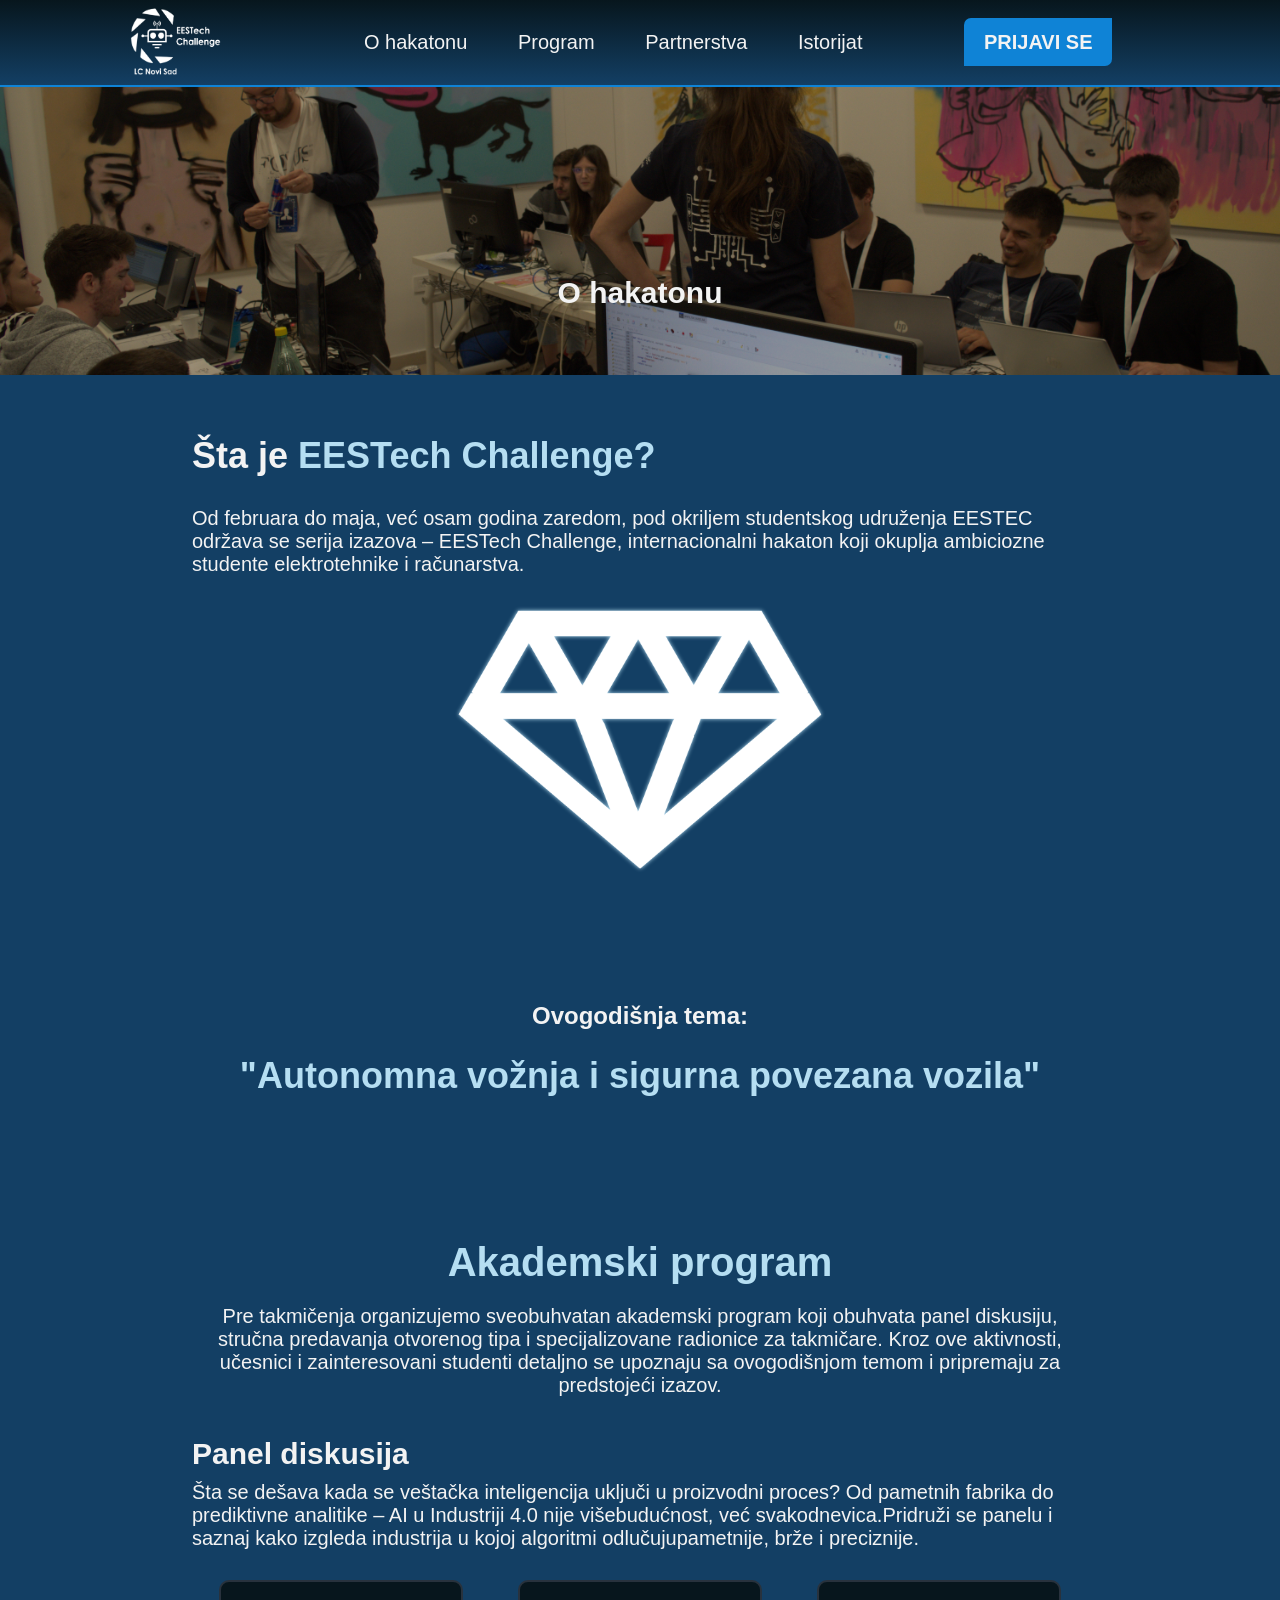
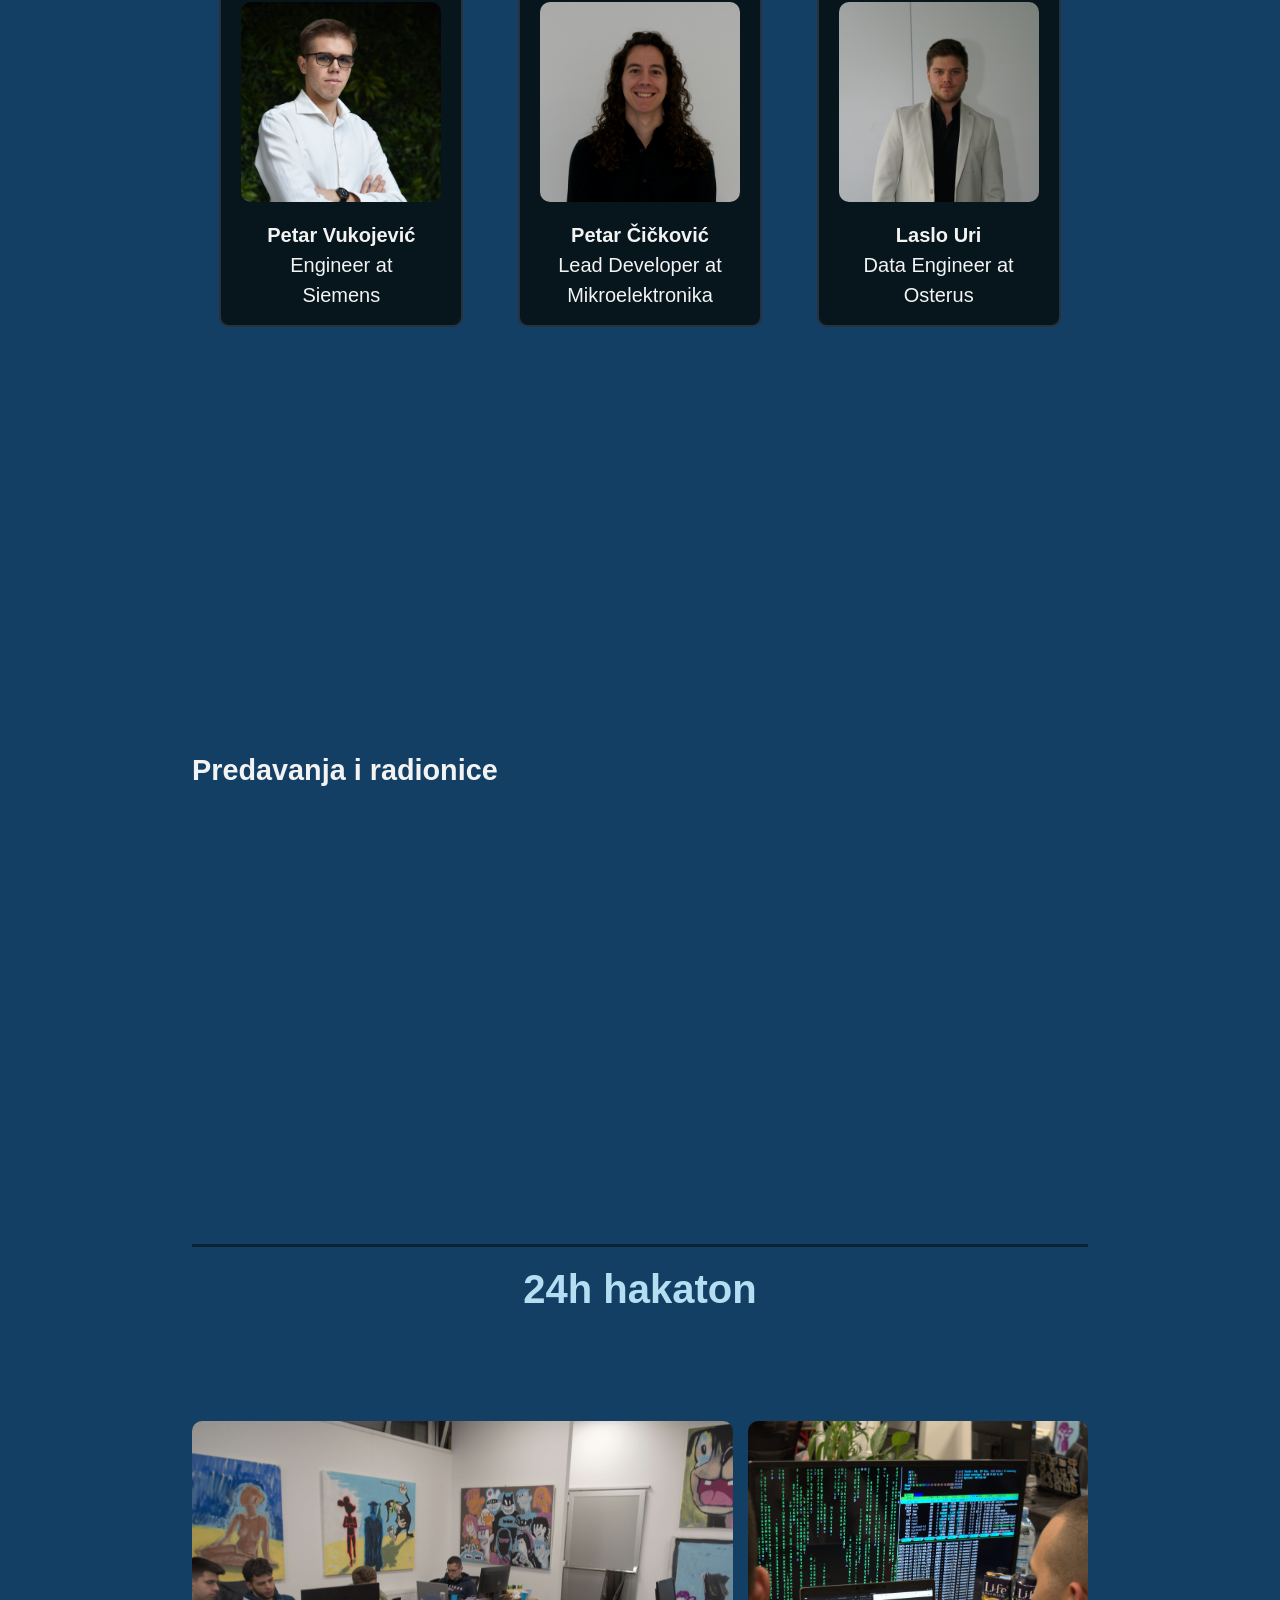
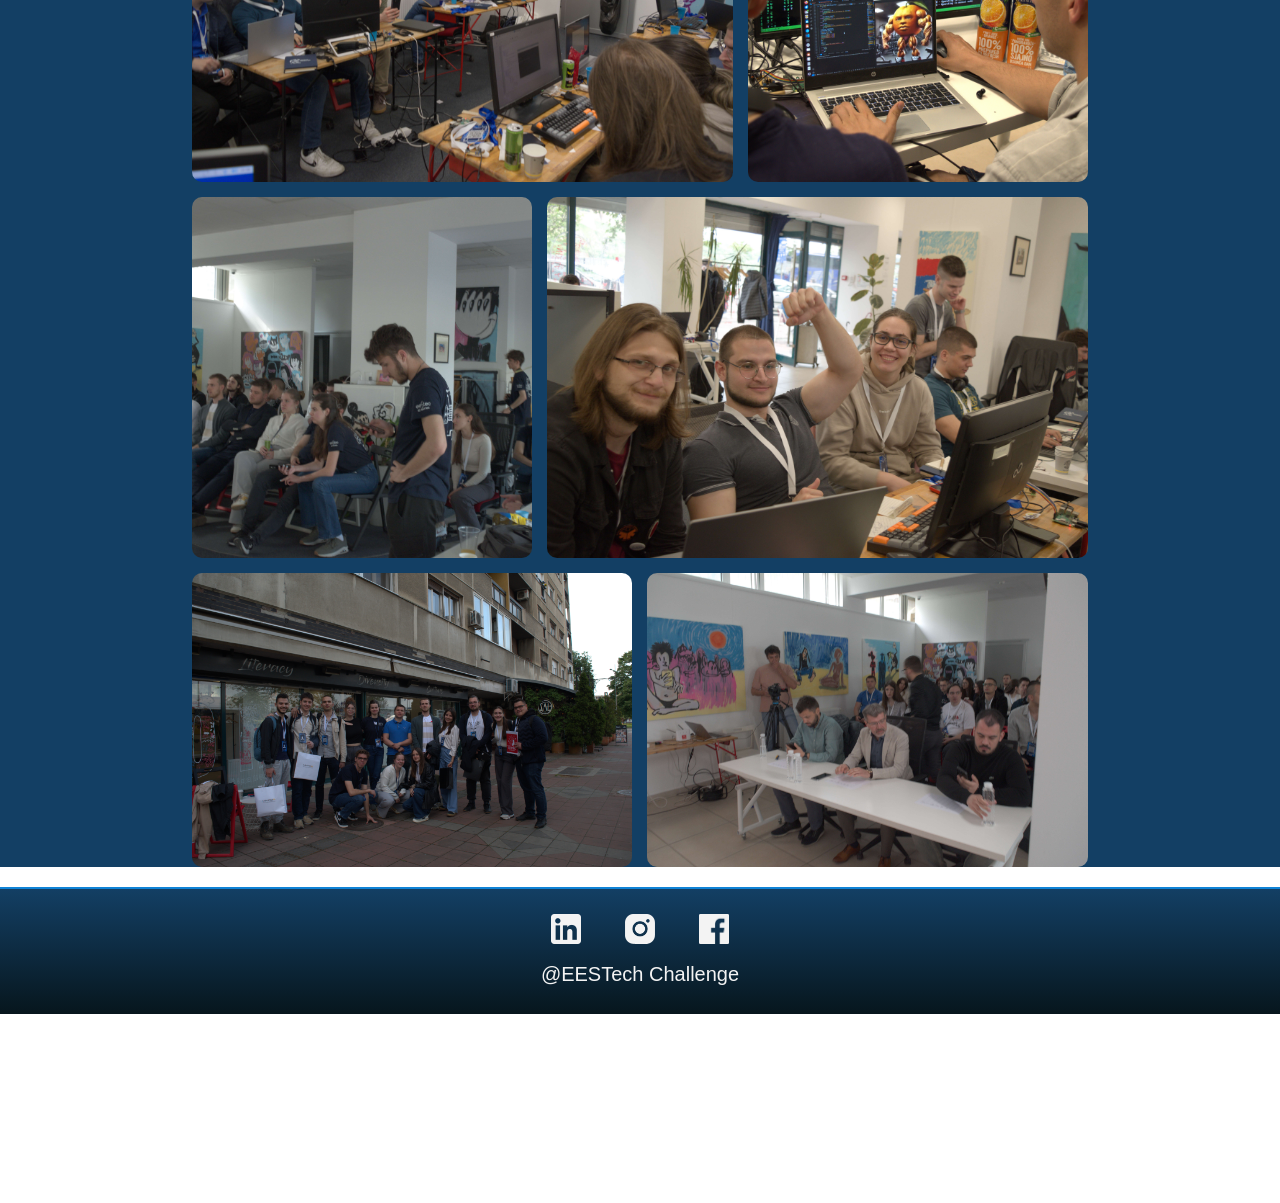
<file: hakaton.html>
<!DOCTYPE html>
<html lang="sr">
    <head>
        <meta charset="utf-8">
        <title>EESTech Challenge</title>
        <link rel="stylesheet" href="stil.css">
        <link rel="icon" href="icons/EC_logo_blue.png">
        <meta name="viewport" content="width=device-width, initial-scale=1">
    </head>
    <body>
        <a href="#header" id="progress">
            <span id="progress_vrednost">&#x1F815;</span>
        </a>
        
        <header id="header">
            <a href="index.html">
                <img src="icons/EC_logo_1.png" alt="EC_logo" id="EC-logo">
            </a>

            <div class="meni">
                <div>
                    <p></p>
                </div>
                <nav>
                    <a href="hakaton.html">O hakatonu</a>
                    <a href="program.html">Program</a>
                    <a href="partnerstva.html">Partnerstva</a>
                    <a href="istorijat.html">Istorijat</a>
                </nav>
                <div class="prijavi_se">
                    <a href="prijava.html" class="prijavi_se">Prijavi se</a>
                </div>
            </div>

            <button class="hamburger_meni">&#9776;</button>

            <div class="pod_meni">
                <a href="hakaton.html" class="pod_meni_opcija">O hakatonu</a>
                <a href="program.html" class="pod_meni_opcija">Program</a>
                <a href="partnerstva.html" class="pod_meni_opcija">Partnerstva</a>
                <a href="istorijat.html" class="pod_meni_opcija">Istorijat</a>
                <a href="prijava.html" id="pod_prijava" class="pod_meni_opcija">PRIJAVI SE</a>
            </div>
        </header>

        
        <main>
            <div id="banner_hakaton">
                <h2>O hakatonu</h2>
            </div>

            <div  class="hakaton_tekst">
                <h3>Šta je <span>EESTech Challenge?</span></h3>
                <p>
                    Od februara do maja, već osam godina zaredom, pod okriljem studentskog udruženja EESTEC održava se serija izazova – EESTech Challenge, internacionalni hakaton koji okuplja ambiciozne studente elektrotehnike i računarstva.
                </p>
                <img src="icons/EC_dijamant.png" alt="ec_dijamant" class="skriven">
            </div>

            <div class="ovogodisnja_tema">
                <h2>Ovogodišnja tema: <br><span>"Autonomna vožnja i sigurna povezana vozila"</span></h2>
            </div>

            <div class="akademski_najava">
                <h1>Akademski program</h1>
                <p>
                    Pre takmičenja organizujemo sveobuhvatan akademski program koji obuhvata panel diskusiju, stručna predavanja otvorenog tipa i specijalizovane radionice za takmičare. Kroz ove aktivnosti, učesnici i zainteresovani studenti detaljno se upoznaju sa ovogodišnjom temom i pripremaju za predstojeći izazov.
                </p>
            </div>

            <div class="panel skriven">
                <h2>Panel diskusija</h2>
                <p>
                    Šta se dešava kada se veštačka inteligencija uključi u proizvodni proces? Od pametnih fabrika do prediktivne analitike – AI u Industriji 4.0 nije višebudućnost, već svakodnevica.Pridruži se panelu i saznaj kako izgleda industrija u kojoj algoritmi odlučujupametnije, brže i preciznije.
                </p>
                <div id="panelisti" class="panelisti">
                    <article class="skriven">
                        <img src="images/panelista_1.JPG" alt="panelista1">
                        <p><span>Petar Vukojević</span> <br>Engineer at <br>Siemens</p>
                    </article>
                    <article class="skriven">
                        <img src="images/panelista_2.jpeg" alt="panelista2">
                        <p><span>Petar Čičković</span> <br>Lead Developer at <br>Mikroelektronika</p>
                    </article>
                    <article class="skriven">
                        <img src="images/panelista_3.jpeg" alt="panelista3">
                        <p><span>Laslo Uri</span> <br>Data Engineer at <br>Osterus</p>
                    </article>
                    <article class="skriven">
                        <img src="images/predavac_slika1.png" alt="panelista4">
                        <p><span>Mihailo Vojinović</span> <br>Software Engineer at <br>VegaIT</p>
                    </article>
                </div>
            </div>

            <div class="predavanja">
                <h2>Predavanja i radionice</h2>
                <p class="skriven">
                    Tokom takmičenja, obezbeđena je stručna podrška mentora koji će nekoliko sati biti na raspolaganju takmičarima za konsultacije. Po završetku takmičarskog dela, stručni žiri evaluiraće prezentovane projekte i odabrati pobednički tim.
                </p>
                <div class="predavanje_slika skriven">
                    <img src="images/predavanje_slika1.jpg" alt="predavanje_slika1">
                    <p>Pripremna radionica</p>
                </div>
                <div class="predavanje_slika skriven">
                    <img src="images/predavanje_slika2.jpg" alt="predavanje_slika1">
                    <p>Radionica mikroelektronike</p>
                </div>
            </div>

            <div class="hakaton_objasnjenje">
                <h1>24h hakaton</h1>
                <p class="skriven">
                    EESTech Challenge nije samo takmičenje – to je prilika za usavršavanje ličnih i profesionalnih veština, rad na realnim problemima van učionice, stvaranje novih prijateljstva i profesionalnih poznanstva, jer će takmičenje okupiti i iskusne inženjere iz industrije u ulozi mentora.
                </p>
            </div>

            <div class="hakaton_slike">
                <img src="images/hakaton_slika1.jpg" alt="hakaton1" class="hakaton_dvetrecine">
                <img src="images/hakaton_slika2.jpg" alt="hakaton2">
                <img src="images/hakaton_slika3.jpg" alt="hakaton3">
                <img src="images/hakaton_slika4.jpg" alt="hakaton4" class="hakaton_dvetrecine">
                <img src="images/hakaton_slika5.jpg" alt="hakaton5" class="hakaton_pola">
                <img src="images/hakaton_slika6.jpg" alt="hakaton6" class="hakaton_pola">
            </div>

            <div id="banner_trst">
                <div class="trst_tekst skriven">
                    <h2>Pobednici lokalne runde se plasiraju na evropsko finale</h2>
                    <p>
                        Hakaton je podeljen na dve runde: lokalnu i finalnu. Od februara do maja održavaju se lokalne runde širom Evrope, uključujući i ovu u Novom Sadu. Ako MOŽDA mislite da niste spremni za ovakav izazov, setite se da uvek postoji ono MEĐUTIM koje otvara vrata novih mogućnosti.
                    </p>
                </div>
                <!-- <img src="images/trst_slika1.png" alt="slika_trst" class="skriven"> -->
            </div>
        </main>
        
        
        <footer>
            <a href="https://www.linkedin.com/company/eestech-challenge-novi-sad/posts/?feedView=all" target="_blank"><img src="icons/linkedin_logo.png" alt="linkedin logo" class="footer_logo"></a>
            <a href="https://www.instagram.com/eestech.challenge.ns?utm_source=ig_web_button_share_sheet&igsh=ZDNlZDc0MzIxNw==" target="_blank"><img src="icons/instagram_logo.png" alt="instagram logo" class="footer_logo"></a>
            <a href="https://www.facebook.com/EESTechChallengeNoviSad" target="_blank"><img src="icons/facebook_logo.png" alt="facebook logo" class="footer_logo"></a>
            <p>@EESTech Challenge</p>
        </footer>

        <script src="script.js" defer></script>
    </body>
</html>
</file>
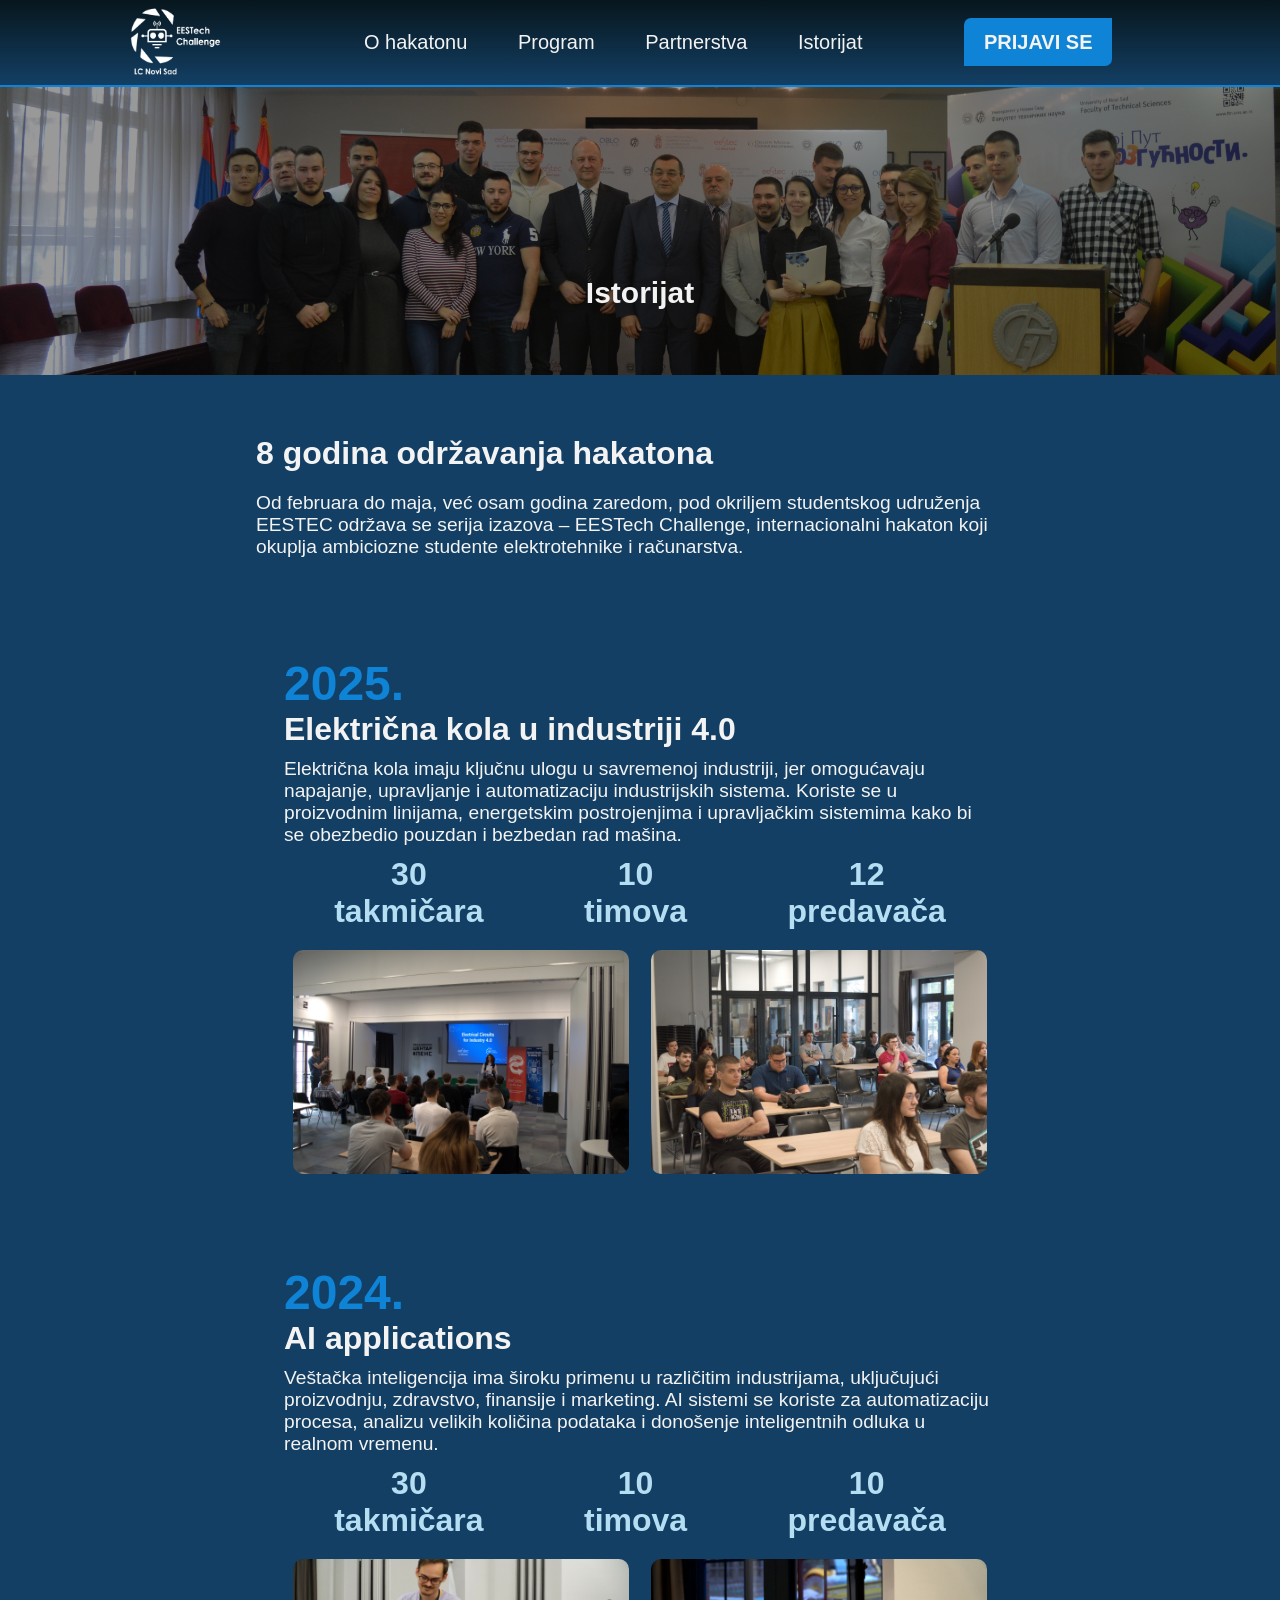
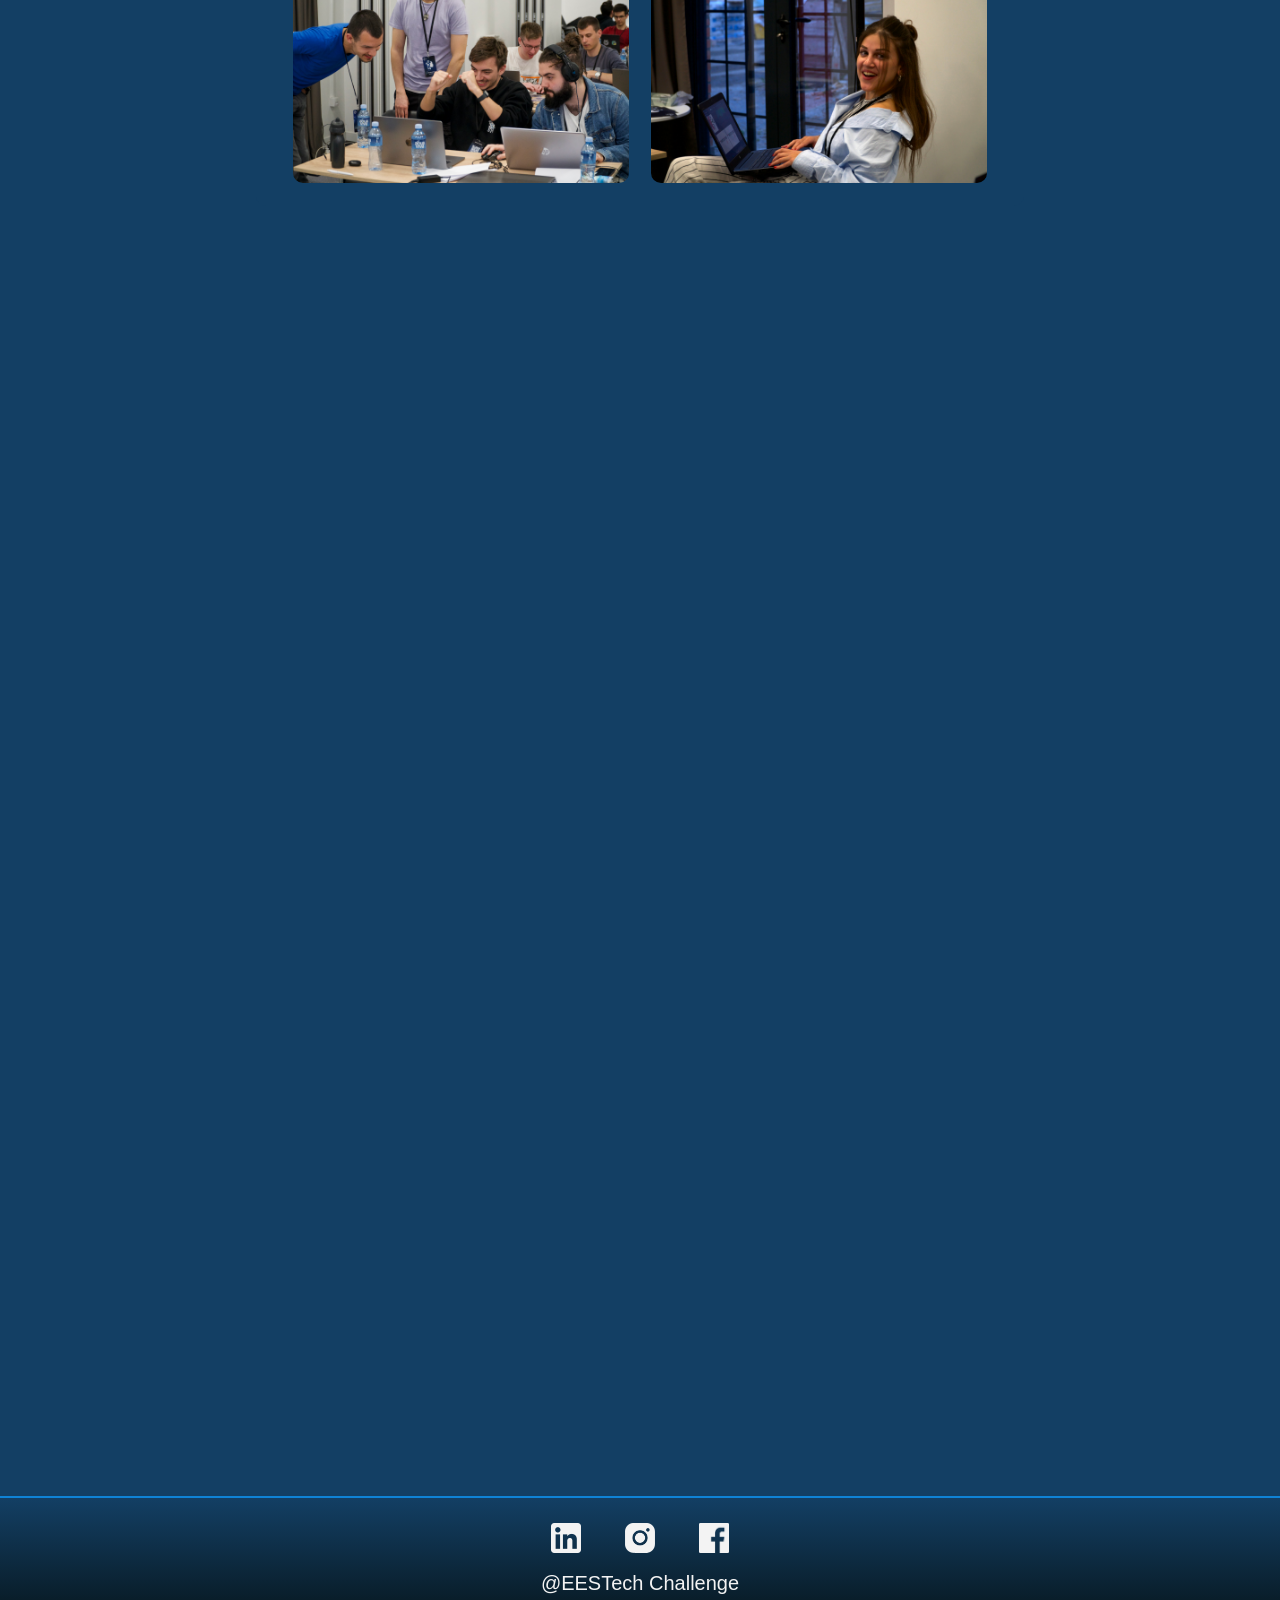
<file: istorijat.html>
<!DOCTYPE html>
<html lang="sr">
    <head>
        <meta charset="utf-8">
        <title>EESTech Challenge</title>
        <link rel="stylesheet" href="stil.css">
        <link rel="icon" href="icons/EC_logo_blue.png">
        <meta name="viewport" content="width=device-width, initial-scale=1">
    </head>
    <body>
        <a href="#header" id="progress">
            <span id="progress_vrednost">&#x1F815;</span>
        </a>
        
        <header id="header">
            <a href="index.html">
                <img src="icons/EC_logo_1.png" alt="EC_logo" id="EC-logo">
            </a>

            <div class="meni">
                <div>
                    <p></p>
                </div>
                <nav>
                    <a href="hakaton.html">O hakatonu</a>
                    <a href="program.html">Program</a>
                    <a href="partnerstva.html">Partnerstva</a>
                    <a href="istorijat.html">Istorijat</a>
                </nav>
                <div class="prijavi_se">
                    <a href="prijava.html" class="prijavi_se">Prijavi se</a>
                </div>
            </div>

            <button class="hamburger_meni">&#9776;</button>

            <div class="pod_meni">
                <a href="hakaton.html" class="pod_meni_opcija">O hakatonu</a>
                <a href="program.html" class="pod_meni_opcija">Program</a>
                <a href="partnerstva.html" class="pod_meni_opcija">Partnerstva</a>
                <a href="istorijat.html" class="pod_meni_opcija">Istorijat</a>
                <a href="prijava.html" id="pod_prijava" class="pod_meni_opcija">PRIJAVI SE</a>
            </div>
        </header>

        <main>
            <div id="banner_istorijat">
                <h2>Istorijat</h2>
            </div>

            <div class="istorijat_uvod">
                <h3>8 godina održavanja hakatona</h3>
                <p>
                    Od februara do maja, već osam godina zaredom, pod okriljem studentskog udruženja EESTEC održava se serija izazova – EESTech Challenge, internacionalni hakaton koji okuplja ambiciozne studente elektrotehnike i računarstva.
                </p>
            </div>

            <article class="istorijat_kartica skriven">
                <h2>2025.</h2>
                <h3>Električna kola u industriji 4.0</h3>
                <p>
                    Električna kola imaju ključnu ulogu u savremenoj industriji, jer omogućavaju napajanje, upravljanje i automatizaciju industrijskih sistema. Koriste se u proizvodnim linijama, energetskim postrojenjima i upravljačkim sistemima kako bi se obezbedio pouzdan i bezbedan rad mašina.
                </p>
                <div class="istorijat_brojke">
                    <p class="istorijat_brojke">30 <br>takmičara</p>
                    <p class="istorijat_brojke">10 <br> timova</p>
                    <p class="istorijat_brojke">12 <br> predavača</p>
                </div>
                <div class="istorijat_slike">
                    <img src="images/istorija_slika1.jpg" alt="istorijat_slika1">
                    <img src="images/istorija_slika2.jpg" alt="istorijat_slika2">
                </div>
            </article>

            <article class="istorijat_kartica skriven">
                <h2>2024.</h2>
                <h3>AI applications</h3>
                <p>
                    Veštačka inteligencija ima široku primenu u različitim industrijama, uključujući proizvodnju, zdravstvo, finansije i marketing. AI sistemi se koriste za automatizaciju procesa, analizu velikih količina podataka i donošenje inteligentnih odluka u realnom vremenu.
                </p>
                <div class="istorijat_brojke">
                    <p class="istorijat_brojke">30 <br>takmičara</p>
                    <p class="istorijat_brojke">10 <br> timova</p>
                    <p class="istorijat_brojke">10 <br> predavača</p>
                </div>
                <div class="istorijat_slike">
                    <img src="images/istorija_slika3.jpeg" alt="istorijat_slika1">
                    <img src="images/istorija_slika4.jpeg" alt="istorijat_slika2">
                </div>
            </article>

            <article class="istorijat_kartica skriven">
                <h2>2022.</h2>
                <h3>Machine learning</h3>
                <p>
                    Machine learning je oblast veštačke inteligencije koja omogućava sistemima da uče iz podataka i unapređuju svoje performanse bez eksplicitnog programiranja. Algoritmi mašinskog učenja koriste se za prepoznavanje obrazaca, predikciju i klasifikaciju u različitim domenima, kao što su obrada slika, obrada prirodnog jezika i analiza podataka.
                </p>
                <div class="istorijat_brojke">
                    <p class="istorijat_brojke">30 <br>takmičara</p>
                    <p class="istorijat_brojke">10 <br> timova</p>
                    <p class="istorijat_brojke">8 <br> predavača</p>
                </div>
                <div class="istorijat_slike">
                    <img src="images/istorija_slika5.jpeg" alt="istorijat_slika1">
                    <img src="images/istorija_slika6.jpeg" alt="istorijat_slika2">
                </div>
            </article>

            <article class="istorijat_kartica skriven">
                <h2>2019.</h2>
                <h3>Internet of things</h3>
                <p>
                    Internet of Things predstavlja mrežu povezanih uređaja koji prikupljaju i razmenjuju podatke putem interneta. IoT se primenjuje u pametnim gradovima, industriji, poljoprivredi i domaćinstvima, gde omogućava daljinsko praćenje, automatizaciju i optimizaciju sistema.
                </p>
                <div class="istorijat_brojke">
                    <p class="istorijat_brojke">30 <br>takmičara</p>
                    <p class="istorijat_brojke">10 <br> timova</p>
                    <p class="istorijat_brojke">7 <br> predavača</p>
                </div>
                <div class="istorijat_slike">
                    <img src="images/istorija_slika7.jpeg" alt="istorijat_slika1">
                    <img src="images/istorija_slika8.jpg" alt="istorijat_slika2">
                </div>
            </article>

            <h4 id="prazan_elem"></h4>
        </main>

        <footer>
            <a href="https://www.linkedin.com/company/eestech-challenge-novi-sad/posts/?feedView=all" target="_blank"><img src="icons/linkedin_logo.png" alt="linkedin logo" class="footer_logo"></a>
            <a href="https://www.instagram.com/eestech.challenge.ns?utm_source=ig_web_button_share_sheet&igsh=ZDNlZDc0MzIxNw==" target="_blank"><img src="icons/instagram_logo.png" alt="instagram logo" class="footer_logo"></a>
            <a href="https://www.facebook.com/EESTechChallengeNoviSad" target="_blank"><img src="icons/facebook_logo.png" alt="facebook logo" class="footer_logo"></a>
            <p>@EESTech Challenge</p>
        </footer>

        <script src="script.js" defer></script>
    </body>
</html>
</file>
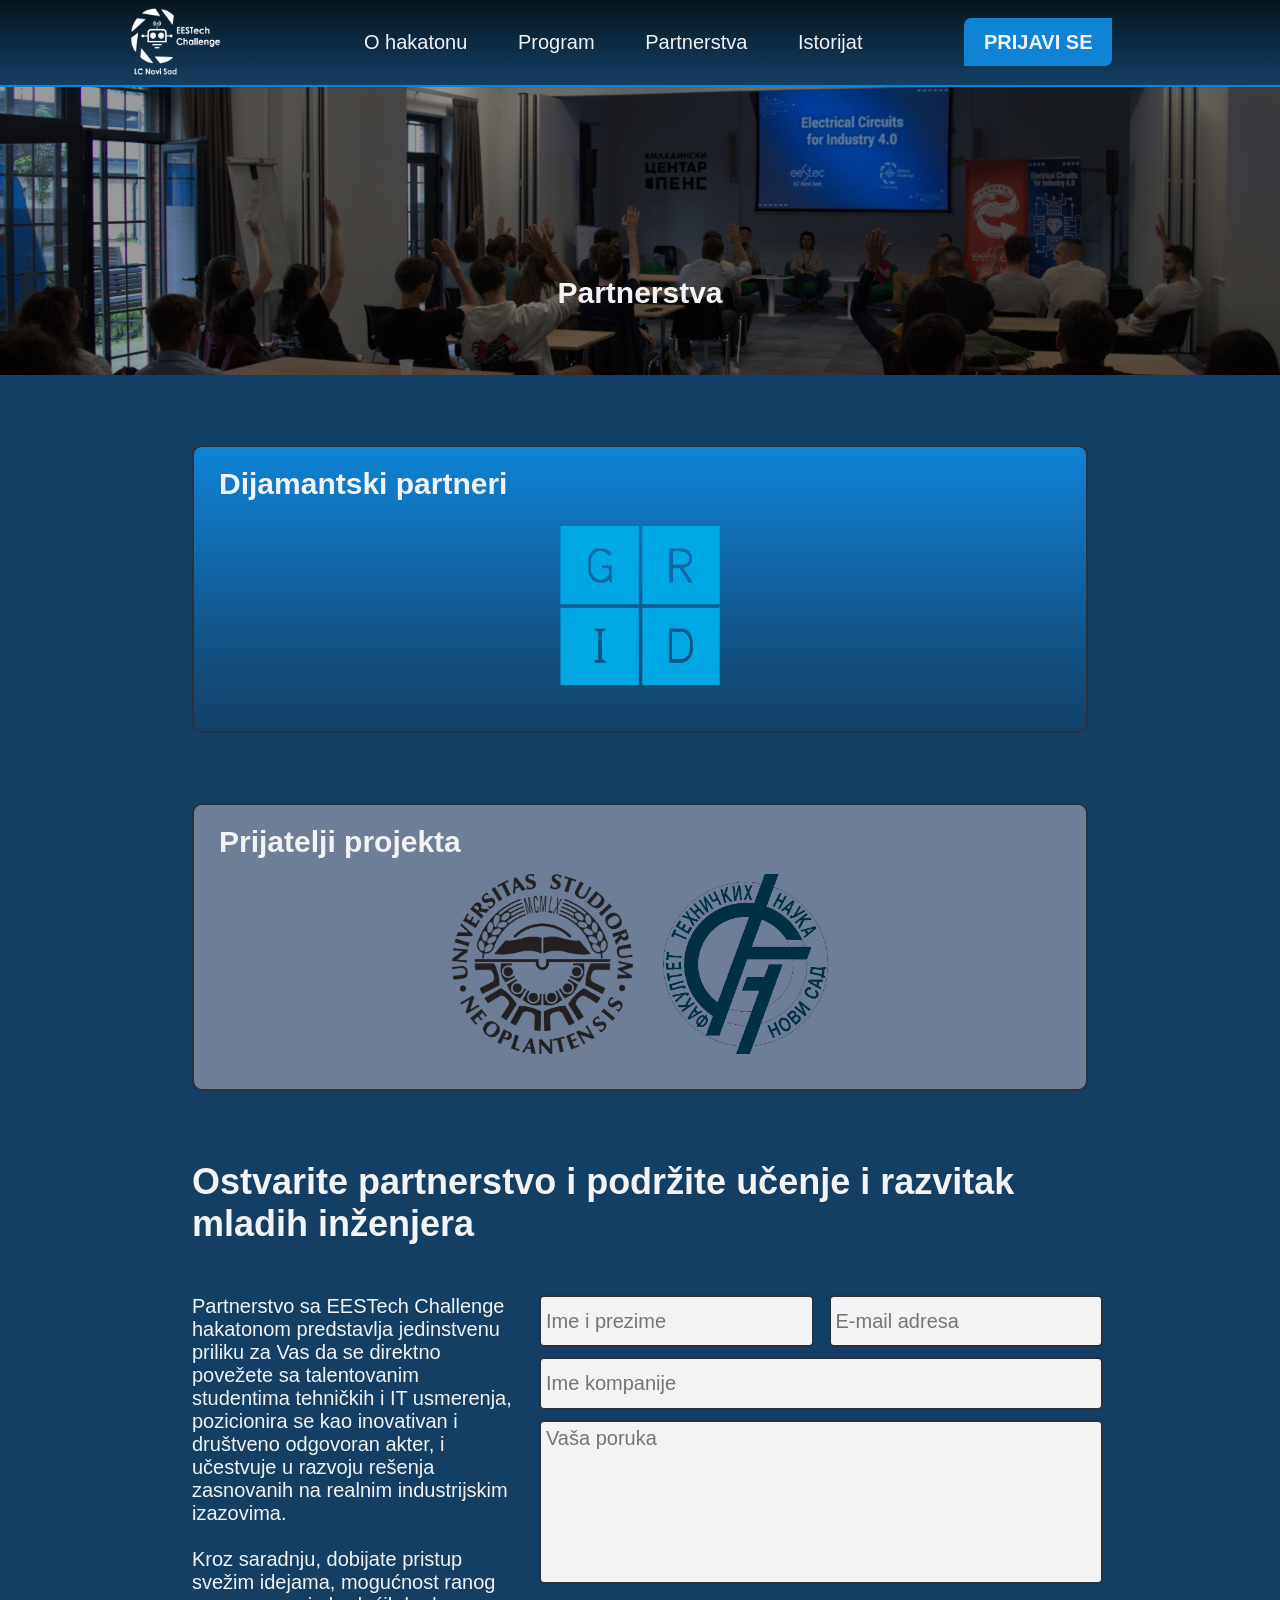
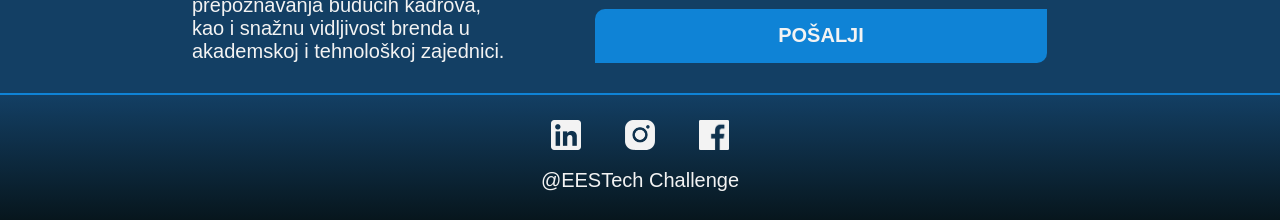
<file: partnerstva.html>
<!DOCTYPE html>
<html lang="sr">
    <head>
        <meta charset="utf-8">
        <title>EESTech Challenge</title>
        <link rel="stylesheet" href="stil.css">
        <link rel="icon" href="icons/EC_logo_blue.png">
        <meta name="viewport" content="width=device-width, initial-scale=1">
    </head>
    <body>
        <a href="#header" id="progress">
            <span id="progress_vrednost">&#x1F815;</span>
        </a>
        
        <header id="header">
            <a href="index.html">
                <img src="icons/EC_logo_1.png" alt="EC_logo" id="EC-logo">
            </a>

            <div class="meni">
                <div>
                    <p></p>
                </div>
                <nav>
                    <a href="hakaton.html">O hakatonu</a>
                    <a href="program.html">Program</a>
                    <a href="partnerstva.html">Partnerstva</a>
                    <a href="istorijat.html">Istorijat</a>
                </nav>
                <div class="prijavi_se">
                    <a href="prijava.html" class="prijavi_se">Prijavi se</a>
                </div>
            </div>

            <button class="hamburger_meni">&#9776;</button>

            <div class="pod_meni">
                <a href="hakaton.html" class="pod_meni_opcija">O hakatonu</a>
                <a href="program.html" class="pod_meni_opcija">Program</a>
                <a href="partnerstva.html" class="pod_meni_opcija">Partnerstva</a>
                <a href="istorijat.html" class="pod_meni_opcija">Istorijat</a>
                <a href="prijava.html" id="pod_prijava" class="pod_meni_opcija">PRIJAVI SE</a>
            </div>
        </header>

        
        <main>
            <div id="banner_partnerstva">
                <h2>Partnerstva</h2>
            </div>

            <article>
                <div class="partner_kartica dijamant skriven">
                    <h2 >Dijamantski partneri</h2>
                    <div class="partner_logoi">
                        <img src="icons/grid_logo.png" alt="grid_logo" class="logo logo1">
                    </div>
                </div>
            </article>
            <article>
                <div class="partner_kartica prijatelj skriven">
                    <h2 >Prijatelji projekta</h2>
                    <div class="partner_logoi">
                        <img src="icons/uns_logo.png" alt="grid_logo" class="logo logo2">
                        <img src="icons/ftn_logo.png" alt="grid_logo" class="logo logo2">
                    </div>
                </div>
            </article>

            <h3 id="partner_poziv">Ostvarite partnerstvo i podržite učenje i razvitak mladih inženjera</h3>

            <div class="partner_forma skriven">
                <p>
                    Partnerstvo sa EESTech Challenge hakatonom predstavlja jedinstvenu priliku za Vas da se direktno povežete sa talentovanim studentima tehničkih i IT usmerenja, pozicionira se kao inovativan i društveno odgovoran akter, i učestvuje u razvoju rešenja zasnovanih na realnim industrijskim izazovima. <br> <br>Kroz saradnju, dobijate pristup svežim idejama, mogućnost ranog prepoznavanja budućih kadrova, kao i snažnu vidljivost brenda u akademskoj i tehnološkoj zajednici.
                </p>

                <form class="forma_kompanija" action="#">
                    <input type="text" placeholder="Ime i prezime" id="ime_firma">
                    <input type="email" placeholder="E-mail adresa" id="email_firma">
                    <input type="text" placeholder="Ime kompanije" id="naziv_kompanije">
                    <textarea name="Poruka" id="poruka" placeholder="Vaša poruka"></textarea>
                    <input type="button" name="Potvda" id="potvrda" value="POŠALJI">
                </form>
            </div>

            <div id="modal" class="modali">
                <div class="modal_sadrzaj">
                    <span class="zatvori">&times;</span>
                    <p>Hvala na Vašoj poruci!</p>
                </div>
            </div>
        </main>

        
        <footer>
            <a href="https://www.linkedin.com/company/eestech-challenge-novi-sad/posts/?feedView=all" target="_blank"><img src="icons/linkedin_logo.png" alt="linkedin logo" class="footer_logo"></a>
            <a href="https://www.instagram.com/eestech.challenge.ns?utm_source=ig_web_button_share_sheet&igsh=ZDNlZDc0MzIxNw==" target="_blank"><img src="icons/instagram_logo.png" alt="instagram logo" class="footer_logo"></a>
            <a href="https://www.facebook.com/EESTechChallengeNoviSad" target="_blank"><img src="icons/facebook_logo.png" alt="facebook logo" class="footer_logo"></a>
            <p>@EESTech Challenge</p>
        </footer>
        
        <script src="script.js"></script>
    </body>
</html>
</file>
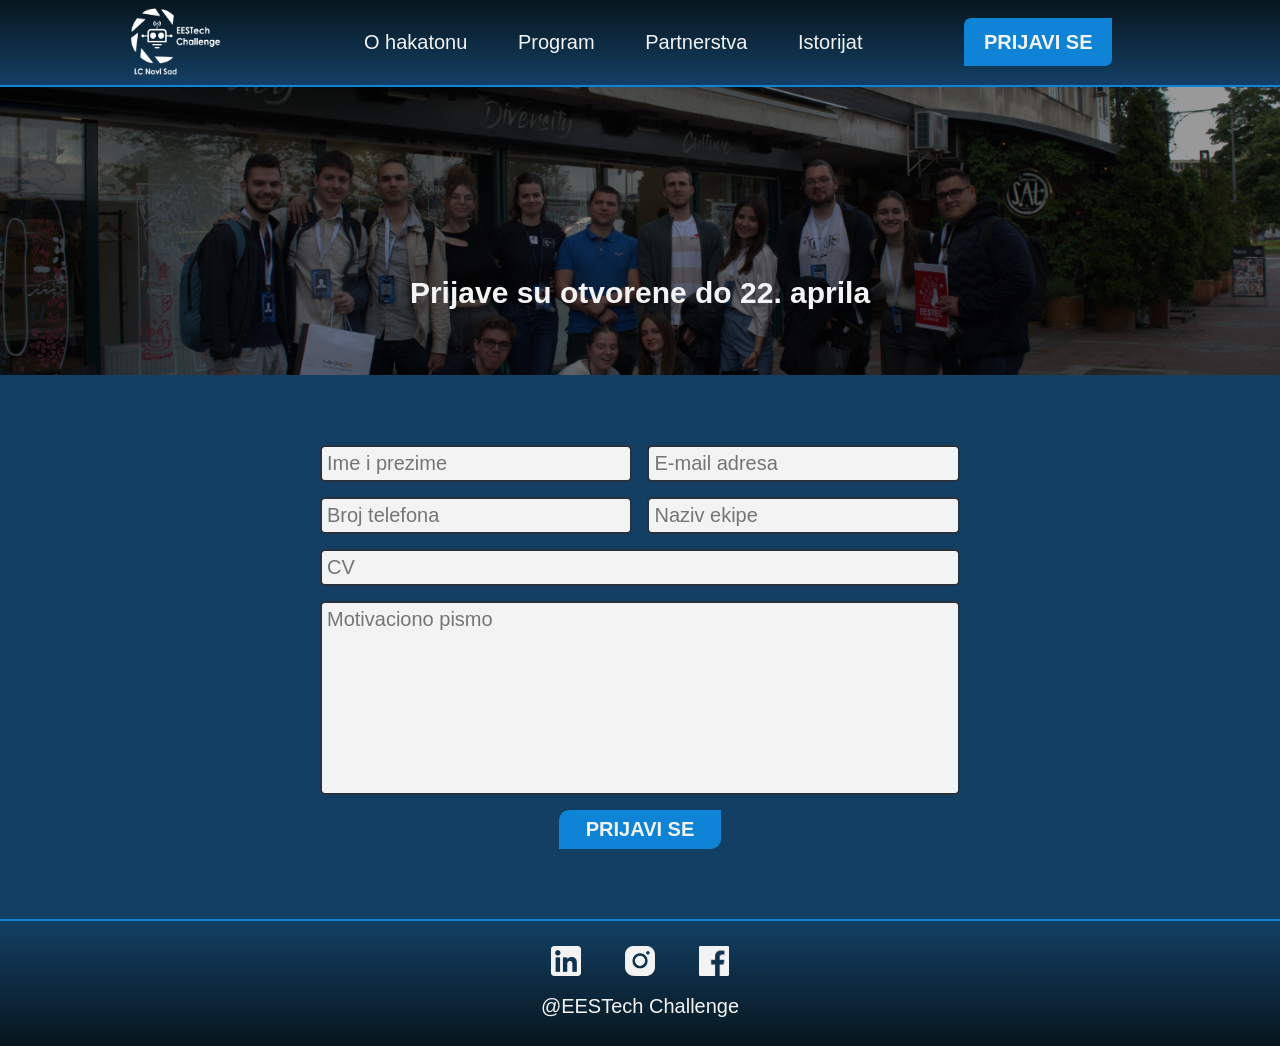
<file: prijava.html>
<!DOCTYPE html>
<html lang="sr">
    <head>
        <meta charset="utf-8">
        <title>EESTech Challenge</title>
        <link rel="stylesheet" href="stil.css">
        <link rel="icon" href="icons/EC_logo_blue.png">
        <meta name="viewport" content="width=device-width, initial-scale=1">
    </head>
    <body>
        <a href="#header" id="progress">
            <span id="progress_vrednost">&#x1F815;</span>
        </a>

        <header id="header">
            <a href="index.html">
                <img src="icons/EC_logo_1.png" alt="EC_logo" id="EC-logo">
            </a>

            <div class="meni">
                <div>
                    <p></p>
                </div>
                <nav>
                    <a href="hakaton.html">O hakatonu</a>
                    <a href="program.html">Program</a>
                    <a href="partnerstva.html">Partnerstva</a>
                    <a href="istorijat.html">Istorijat</a>
                </nav>
                <div class="prijavi_se">
                    <a href="prijava.html" class="prijavi_se">Prijavi se</a>
                </div>
            </div>

            <button class="hamburger_meni">&#9776;</button>

            <div class="pod_meni">
                <a href="hakaton.html" class="pod_meni_opcija">O hakatonu</a>
                <a href="program.html" class="pod_meni_opcija">Program</a>
                <a href="partnerstva.html" class="pod_meni_opcija">Partnerstva</a>
                <a href="istorijat.html" class="pod_meni_opcija">Istorijat</a>
                <a href="prijava.html" id="pod_prijava" class="pod_meni_opcija">PRIJAVI SE</a>
            </div>
        </header>

        <main>
            <div id="banner_prijava">
                <h2>Prijave su otvorene do 22. aprila</h2>
            </div>

            <form class="forma_prijava skriven" action="#">
                <input type="text" placeholder="Ime i prezime" id="ime">
                <input type="email" placeholder="E-mail adresa" id="email">
                <input type="number" placeholder="Broj telefona" id="tel">
                <input type="text" placeholder="Naziv ekipe" id="ekipa">
                <input type="text" placeholder="CV" id="cv">
                <textarea name="Motivaciono pismo" id="motivaciono_pismo" placeholder="Motivaciono pismo"></textarea>
                <input type="button" name="Potvda" id="potvrda" value="PRIJAVI SE">
            </form>

            <div id="modal" class="modali">
                <div class="modal_sadrzaj">
                    <span class="zatvori">&times;</span>
                    <p>Vaša prijava je evidentirana!</p>
                </div>
            </div>
        </main>

        <footer>
            <a href="https://www.linkedin.com/company/eestech-challenge-novi-sad/posts/?feedView=all" target="_blank"><img src="icons/linkedin_logo.png" alt="linkedin logo" class="footer_logo"></a>
            <a href="https://www.instagram.com/eestech.challenge.ns?utm_source=ig_web_button_share_sheet&igsh=ZDNlZDc0MzIxNw==" target="_blank"><img src="icons/instagram_logo.png" alt="instagram logo" class="footer_logo"></a>
            <a href="https://www.facebook.com/EESTechChallengeNoviSad" target="_blank"><img src="icons/facebook_logo.png" alt="facebook logo" class="footer_logo"></a>
            <p>@EESTech Challenge</p>
        </footer>

        <script src="script.js"></script>
    </body>
</html>
</file>
<file: stil.css>
@charset "UTF-8";

@font-face {
    font-family: roboto-b;
    src: url(fonts/Roboto-VariableFont_wdth\,wght.ttf);
}

@font-face {
    font-family: calibri-r;
    src: url(fonts/calibri-regular.ttf);
}

* {
    margin: 0;
    padding: 0;
    font-family: Calibri, 'Trebuchet MS', sans-serif;
}

#progress {
    background-color: #0F83D6;
    text-decoration: none;
    position: fixed;
    bottom: 20px;
    right: 15px;
    height: 70px;
    width: 70px;
    display: grid;
    place-items: center;
    border-radius: 50%;
    box-shadow: 0 0 5px rgba(0, 0, 0, 0.4);
    cursor: pointer;
    z-index: 99;
    opacity: 0;
    pointer-events: none;
    transition: opacity 0.3s ease, transform 0.3s ease;
}

#progress_vrednost {
    display: block;
    height: 80%;
    width: 80%;
    background-color: #B5DEF2;
    border-radius: 50%;
    display: grid;
    place-items: center;
    font-size: 1.5em;
    color: #0B2232;
}

header {
    background-image: linear-gradient(to bottom, #07161D, #133F64);
    height: 85px;
    border-bottom: solid #0F83D6 2px;
    font-size: 1.25rem;
    text-align: center;
    padding: 0 10%;
    display: flex;
    justify-content: space-between;
    align-items: center;
}

#EC-logo {
    width: 95px;
    height: 75px;
}

.meni {
    width: 100%;
    display: flex;
    justify-content: space-around;
}

nav a {
    text-decoration: none;
    color: #f3f3f3;
    margin: auto 22.5px;
    transition: 0.5s;
}

nav a:hover {
    color: #0F83D6;
}

.active {
    color: #0F83D6;
}

.prijavi_se a{
    text-transform: uppercase;
    color: #f3f3f3;
    text-decoration: none;
    font-weight: bold;
    padding: 10px 17px;
    background-color: #0F83D6;
    border-radius: 7px 0 7px 0;
    border: 3px solid transparent;
    box-sizing: border-box;
    transition: 0.5s;
    outline: none;
    box-shadow: none;
}

.prijavi_se a:hover {
    background-color: transparent;
    border-radius: 0 10px 0 10px;
    border-color: #0F83D6;
    outline: none;
}

.hamburger_meni {
    background-color: transparent;
    border: none;
    color: #f3f3f3;
    font-size: 2rem;
    font-weight: bold;
    cursor: pointer;
    transition: 0.5s;
    display: block;
    position: relative;
    display: none;
}

.hamburger_meni:hover {
    color: #0F83D6;
}

.hamburger_meni:focus {
    color: #0F83D6;
}

.pod_meni {
    position: absolute;
    top: 10vh;
    right: 10%;
    height: fit-content;
    display: flex;
    align-items: center;
    justify-content: center;
    flex-direction: column;
    background-color: #0B2232;
    padding:  25px 60px;
    z-index: 99;
    border-radius: 5px;
    border: #28323D solid 2px;
    box-shadow: rgba(0, 0, 0, 0.4) 5px 5px 10px;
    overflow: hidden;
    max-height: 0;
    opacity: 0;
    transform: translateY(-15px);
    transition: max-height 0.4s ease, opacity 0.3s ease, transform 0.3s;
}

.pod_meni.otvoren {
    max-height: 300px;
    opacity: 1;
    transform: translateY(0);
}

.pod_meni a {
    text-decoration: none;
    color: #f3f3f3;
    margin: 7.5px 0;
    transition: 0.5s;
}

.pod_meni a:hover {
    color: #0F83D6;
}

#pod_prijava {
    text-transform: uppercase;
    color: #f3f3f3;
    text-decoration: none;
    font-weight: bold;
    padding: 10px 17px;
    background-color: #0F83D6;
    border-radius: 7px 0 7px 0;
    border: 3px solid transparent;
    box-sizing: border-box;
    transition: 0.5s;
    outline: none;
    box-shadow: none;
}

#pod_prijava:hover {
    background-color: transparent;
    border-radius: 0 10px 0 10px;
    border-color: #0F83D6;
    outline: none;
}

main {
    background-color: #133F64;
}

#banner {
    height: 80vh;
    width: 100%;
    overflow: hidden;
    position: relative;
}

.banner_slike {
    width: 500%;
    height: 80vh;
}

.banner_slike img {
    height: 80vh;
    width: 20%;
    object-fit: cover;
    object-position: center;
    filter: brightness(50%);
    float: left;
    animation: banner_slide 16s linear infinite;
}

#banner h2 {
    color: #f3f3f3;
    margin-left: 15%;
    margin-right: 15%;
    font-size: 2.7rem;
    position: absolute;
    top: 55vh;
    z-index: 1;
    text-shadow: rgba(0, 0, 0, 0.8) 5px 5px 10px;;
}

#banner h2 span {
    color: #B5DEF2;
    text-transform: uppercase;
}

@keyframes banner_slide {
    0% {transform: translate(0);}
    22% {transform: translate(0);}
    27% {transform: translate(-100%);}
    47% {transform: translate(-100%);}
    52% {transform: translate(-200%);}
    72% {transform: translate(-200%);}
    77% {transform: translate(-300%);}
    97% {transform: translate(-300%);}
    100% {transform: translate(-300%);}
}

#ec-tekst {
    margin: 0 15%;
    padding: 20px 0;
    cursor: default;
}

#ec-tekst h1{
    color: #B5DEF2;
    font-size: 10rem;
    text-transform: uppercase;
    line-height:0.9;
    transition: 0.5s;
}

#ec-tekst h2{
    font-family: roboto-b;
    color: #0F83D6;
    font-size: 10rem;
    text-transform: uppercase;
    line-height: 0.9;
    transition: 0.5s;
    transition-delay: 200ms;
}

#ec-tekst h1:hover{
    transform: translateX(30px);
    color: #f3f3f3;
}

#ec-tekst h2:hover{
    transition-delay: 0s !important;
    transform: translateX(30px);
    color: rgba(181, 222, 242, 0.8);
}

#naslovna_tekst1 {
    color: #f3f3f3;
    text-align: center;
    margin: 0 15%;
    font-size: 20px;
    padding: 30px 0;
}

.naslovna_brojke {
    padding: 10vh 20%;
    color: #B5DEF2;
    font-size: 36px;
    font-weight: bold;
    text-align: center;
    background-image: linear-gradient(rgba(19, 63, 100, 0.3),rgba(19, 63, 100, 0.3)),url(gifs/blue_tech_gif.gif);
    background-attachment: fixed;
    background-size: cover;
    display: grid;
    grid-template-columns: repeat(3, 1fr);
    gap: 30px;
}

#zasto_tekst {
    margin-top: 40px;
    text-align: center;
    color: #f3f3f3;
}

.zasto_ec {
    margin: 0 15%;
    margin-top: 50px;
    margin-bottom: 40px;
    display: flex;
    gap: 10px;
    justify-content: center;
    flex-wrap: wrap;
}

.zasto_kartica {
    background-color: #6F7E97;
    border: #28323D solid 2px;
    border-radius: 10px;
    color: #f3f3f3;
    font-size: 20px;
    text-align: center;
    padding: 40px 30px;
    width: 230px;
    height: 350px;
    margin: 10px;
    display: grid;
    grid-template-rows: repeat(3, 1fr);
    place-items: center;
}

.zasto_kartica h2 {
    color: #B5DEF2;
    margin-bottom: 5px;
}

.zasto_kartica img {
    width: auto;
    height: 20vh;
    margin-bottom: 20px;
}

.zasto_ec div:nth-child(2) {
    transition-delay: 200ms;
}

.zasto_ec div:nth-child(3) {
    transition-delay: 400ms;
}

#naslovna_tekst2 {
    color: #f3f3f3;
    text-align: center;
    margin: 40px 15%;
    font-size: 20px;
}

#naslovna_tekst2 span {
    color: #0F83D6;
    font-weight: bold;
}

.kodiraj_pobedi {
    color:#0F83D6;
    text-transform: uppercase;
    margin: 20px 0;
    font-size: 3rem;
    font-weight: bold;
    width: 100%;
    overflow: hidden;
}

.kodiraj_pobedi_tekst {
    width: 200%;
    animation: kodiraj_slide 25s linear infinite;
}

.kodiraj_pobedi_tekst p {
    display: inline;
    margin: 0 2em;
}

@keyframes kodiraj_slide {
    from {transform: translateX(0);}
    to {transform: translateX(-50%);}
}

.galerija_dno {
    display: grid;
    grid-template-columns: repeat(5, 1fr);
}

.galerija_dno img {
    width: 100%;
    height: 18vw;
    object-fit: cover;
    filter: grayscale(95%);
    transition: 0.25s;
}

.galerija_dno img:hover {
    filter: grayscale(0%);
}

footer {
    background-image: linear-gradient(to top, #07161D, #133F64);
    height: 125px;
    border-top  : solid #0F83D6 2px;
    text-align: center;
    z-index: 0;
}

.footer_logo {
    width: 30px;
    height: 30px;
    margin: 0 20px;
    margin-top: 25px;
    transition: 0.25s;
}

.footer_logo:hover {
    transform: translateY(-5px);
}

footer p {
    margin-top: 15px;
    color: #f3f3f3;
    font-size: 20px;
}

@media screen and (max-width:1200px) {
    #banner {
        height: 60vh;
    }

    #banner h2 {
        margin: 0 10%;
        font-size: 2.5rem;
        top: 35vh;
    }

    .banner_slike img {
        height: 60vh;
    }
    
    #ec-tekst, #naslovna_tekst1, #zasto_tekst, .zasto_ec {
        margin-right: 10%;
        margin-left: 10%;
    }

    #ec-tekst h1, #ec-tekst h2{
        font-size: 7rem;
    }

    .kodiraj_pobedi_tekst {
        width: 500%;
    }
}

@media screen and (max-width:950px) {
    .meni {
        display: none;
    }

    .hamburger_meni {
        display: block;
    }
}

@media screen and (max-width:700px) {
    #banner {
        height: 55vh;
    }

    #banner h2 {
        margin: 0 10%;
        font-size: 2rem;
        top: 25vh;
    }

    .banner_slike img {
        height: 55vh;
    }

    .pod_meni {
        right: 5%;
    }

    #ec-tekst, #naslovna_tekst1, #zasto_tekst, .zasto_ec {
        margin-right: 5%;
        margin-left: 5%;
    }

    #ec-tekst h1, #ec-tekst h2{
        font-size: 4rem;
    }

    .naslovna_brojke {
        display: block;
        margin: 10px 0;
    }

    .naslovna_brojke p {
        margin: 20px 0;
    }

    .kodiraj_pobedi_tekst {
        width: 700%;
    }

    .galerija_dno {
        grid-template-columns: repeat(2, 1fr);
        grid-template-rows: repeat(5, 1fr);
    }

    .galerija_dno img{
        
        height: 100%;
    }
}


/* O HAKATONU */

#banner_hakaton {
    color: #f3f3f3;
    height: 11vh;
    padding-top: 21vh;
    background: linear-gradient(rgba(0, 0, 0, 0.4),rgba(0, 0, 0, 0.4)), url(images/banner_hakaton.jpg) no-repeat;
    background-size: cover;
    background-position: center;
    text-align: center;
    font-size: 20px;
}

#banner_hakaton h2 {
    color: #f3f3f3;
}

.main {
    padding: 15%;
}

.hakaton_tekst {
    padding: 20px 0 0;
    margin: 0 15%;
    color: #f3f3f3;
}

.hakaton_tekst h3{
    font-size: 36px;
    margin-top: 40px;
}

.hakaton_tekst h3 span {
    color: #B5DEF2;
}

.hakaton_tekst p{
    font-size: 20px;
    margin: 30px 0;
}

.hakaton_tekst img {
    height: 30vh;
    margin:  0 auto;
    display: flex;
    justify-content: center;
    transition: 0.5s;
    filter: drop-shadow(0 0 2px rgba(181, 222, 242, 1));
    transition-delay: 0.2s;
}

.hakaton_tekst img:hover {
    transform: translateY(-10px);
    animation: sjaj 1s infinite alternate;
}

.ovogodisnja_tema {
    margin: 40px auto 60px;
    padding: 70px 30px;
    color: #f3f3f3;
    text-align: center;
    background: linear-gradient(rgba(0, 0, 0, 0.4),rgba(0, 0, 0, 0.4)), url(gifs/pozadina_blue2.gif) no-repeat;
    background-size: cover;
    background-position: center;
    background-attachment: fixed;
    line-height: 60px;
}

.ovogodisnja_tema span {
    color: #B5DEF2;
    font-size: 36px;
}

.akademski_najava {
    margin: 20px 15%;
    color: #f3f3f3;
    font-size: 20px;
    text-align: center;
}

.akademski_najava h1 {
    color: #B5DEF2;
    margin: 20px 0;
}

.skriven {
    opacity: 0;
    transform: translateY(30px);
    transition: all 1s;
}

.pojava {
    opacity: 1;
    transform: translateY(0);
}

#panelisti article:nth-child(1) {
    transition-delay: 150ms;
}

#panelisti article:nth-child(2) {
    transition-delay: 300ms;
}

#panelisti article:nth-child(3) {
    transition-delay: 450ms
}

#panelisti article:nth-child(4) {
    transition-delay: 600ms
}

.panel {
    color: #f3f3f3;
    font-size: 20px;
    margin: 40px 15%;
}

.panelisti {
    display: flex;
    justify-content: space-around;
    flex-wrap: wrap;
    margin-top: 30px;
}

.panel article {
    background-color: #07161D;
    margin: 0 3px;
    width: 200px;
    height: auto;
    padding: 20px 20px 0;
    border-radius: 10px;
    text-align: center;
    line-height: 30px;
    border: #28323D solid 2px;
    margin-bottom: 20px;
    transition: 0.5s;
}

.panel p {
    margin: 10px 0 15px;
}

.panel span {
    font-weight: bold;
}

.panel img {
    border-radius: 10px;
    width: 100%;
    height: 200px;
    object-fit: cover;
    object-position: top;
}

.panel article:hover {
    transition-delay: 0s !important;
    scale: 105%;
}

.predavanja {
    margin: 20px 15%;
    font-size: 1.2rem;
    color: #f3f3f3;
    display: grid;
    grid-template-columns: repeat(2, 1fr);
    gap: 20px;
}

.predavanja p {
    grid-column: span 2;
}

.predavanje_slika {
    position: relative;
    width: 100%;
    overflow: hidden;
    border-radius: 10px;
    color: #B5DEF2;
    border: #28323D solid 2px;
    margin-top: 10px;
}

.predavanje_slika img {
    width: 100%;
    transition: 0.5s;
}

.predavanje_slika:hover img {
    scale: 105%;
}

.predavanje_slika p {
    position: absolute;
    bottom: 10px;
    right: 0;
    background-color: #0B2232;
    font-weight: bold;
    padding: 10px 30px;
    border-radius: 0 0 0 10px;
    border: #28323D solid 2px;
    transition: 0.5s;
}

.hakaton_objasnjenje {
    color: #f3f3f3;
    margin: 40px 15% 0;
    font-size: 20px;
}

.hakaton_objasnjenje h1 {
    color: #B5DEF2;
    text-align: center;
    margin: 20px 0;
    padding-top: 20px;
    border-top: #0B2232 solid 3px;
}

.hakaton_objasnjenje p {
    margin-bottom: 20px;
}

.hakaton_slike {
    margin: 20px 15%;
    display: grid;
    grid-template-columns: 4fr 1fr 1fr 4fr;
    gap: 15px;
}

.hakaton_slike img {
    width: 100%;
    height: 100%;
    border-radius: 10px;
    object-fit: cover;
    overflow: hidden;
    transition: 0.5s;
}

.hakaton_slike img:hover {
    scale: 105%;
}

.hakaton_dvetrecine {
    grid-column: span 3;
}

.hakaton_pola {
    grid-column: span 2;
}

@keyframes sjaj {
    0% {
        filter: drop-shadow(0 0 2px rgba(181, 222, 242, 1));
    }

    100% {
        filter: drop-shadow(0 0 7px rgba(181, 222, 242, 1));
    }
}

#banner_trst {
    text-align: center;
    color: #f3f3f3;
    font-size: 1.2em;
    position: relative;
    filter: drop-shadow(6px -6px 7px rgba(0, 0, 0, 0.2));
}

.trst_tekst{
    position: absolute;
    top: 30px;
    left: 22%;
    margin: 0 auto;
    width: 50%;
    z-index: 99;
}

#banner_trst img{  
    width: 100%;
    filter: brightness(0.8);
    transition: 1s;
    transition-delay: 0.7s;
}

#banner_trst p {
    margin: 40px;
}

@media screen and (max-width:1200px) {

    .hakaton_tekst, .panel, .predavanja, .hakaton_objasnjenje, .hakaton_slike {
        margin: 0 10%;
    }

    .panelisti {
        grid-template-columns: repeat(2, 1fr);
    }
}

@media screen and (max-width:1100px) {
    .trst_tekst {
        position: relative;
        left: 0;
        place-content: center;
        width: 90%;
        margin: 0 auto;text-align: center;
    }

    .trst_tekst p {
        display: flex;
        justify-content: center;
    }
}

@media screen and (max-width:700px) {
    #banner_hakaton, #banner_program, #banner_partnerstva, #banner_istorijat, #banner_prijava {
        height: 8vh;
        padding-top: 14vh;
    }

    .panelisti {
        grid-template-columns: repeat(1, 1fr);
    }
    
    .predavanje_slika {
        grid-column: span 2;
    }

    .hakaton_slike {
        grid-template-columns: 1fr;
    }

    .hakaton_dvetrecine {
        grid-column: span 1;
    }

    .hakaton_pola {
        grid-column: span 1;
    }
    
    .hakaton_tekst, .panel, .predavanja, .hakaton_objasnjenje, .hakaton_slike {
        margin: 0 5%;
    }
}

/* PROGRAM */

#banner_program {
    color: #f3f3f3;
    height: 11vh;
    padding-top: 21vh;
    background: linear-gradient(rgba(0, 0, 0, 0.4),rgba(0, 0, 0, 0.4)), url(images/banner_program.jpg) no-repeat;
    background-size: cover;
    background-position: center;
    text-align: center;
    font-size: 20px;
}

#banner_program h2 {
    color: #f3f3f3;
}

.program_najava {
    margin: 70px 15%;
    display: flex;
    gap: 50px;
    justify-content: center;
    flex-wrap: wrap;
    transition-delay: 0.2s;
}

.program_kartica {
    background-color: #6F7E97;
    border: #28323D solid 2px;
    border-radius: 10px;
    color: #f3f3f3;
    font-size: 20px;
    text-align: center;
    padding: 40px 30px;
    width: 230px;
    height: 300px;
    margin: 10px;
    display: grid;
    grid-template-rows: 100px 80px 60px 60px;
    align-items: center;
}

.program_kartica img {
    height: 80%;
    margin: 0 auto;
}

.program_kartica h2 {
    margin-bottom: 20px;
}

.program_kartica h3 {
    margin-bottom: 20px;
    font-size: 25px;
}

.program_kartica p {
    margin-bottom: 20px;
    font-size: 25px;
}


.agenda {
    margin: 20px 15% 0;
    color: #f3f3f3;
    font-size: 20px;
    transition-delay: 0.2s;
}

.agenda h2 {
    color: #0F83D6;
    font-weight: bold;
    font-size: 36px;
    margin-bottom: 15px;
    padding-left: 10px;
}

.agenda_lokacija {
    display: flex;
    align-items: center;
    margin-bottom: 15px;
    padding-left: 10px;
}

.agenda_lokacija img {
    height: 30px;
    margin-right: 10px;
}

.agenda_stavka {
    border: #28323D solid 2px;
    border-radius: 10px;
    padding: 20px 30px;
    display: flex;
    align-items: center;
    background-color: #6F7E97;
    transition: 0.5s;
    margin-top: 0px;
}

.agenda_stavka:hover {
    background-color: rgba(181, 222, 242, 0.6);
}

.agenda_stavka:focus {
    background-color: rgba(181, 222, 242, 0.6);
}

.agenda_stavka p {
    margin-right: 40px;
}

.satnica {
    padding-right: 30px;
    border-right: #28323D solid 3px;
}

.agenda_detalji {
    border: #28323D solid 2px;
    border-radius: 10px;
    padding: 25px 30px;
    background-color: #0B2232;
    display: flex;
    justify-content: space-between;
    background-color: #0B2232;
    max-height: 0;
    overflow: hidden;
    opacity: 0;
    transition: max-height 0.5s ease, opacity 0.4s ease, padding 0.3s ease;
    margin-bottom: 10px;
    justify-content: center;
}

.agenda_detalji.otvoreno {
    max-height: 500px;
    opacity: 1;
    padding: 25px 30px;
}

.agenda_detalji p {
    padding-top: 20px;
    width: 70%;
    margin-right: 20px;
}

.agenda_slika {
    width: 250px;
    height: 250px;
    border-radius: 10px;
    overflow: hidden;
}

.agenda_slika img {
    width: 100%;
    height: 100%;
    object-fit: cover;
    border-radius: 10px;
    object-position: top;
}

.agenda_pakovanje:hover {
    cursor: pointer;
}

.agenda_pakovanje:focus-within .agenda_detalji {
    display: flex;
}

html {
    scroll-behavior: smooth;
}

@media screen and (max-width:1200px) {
    .program_najava, .agenda {
        margin: 50px 10% 0;
    }

    .agenda_detalji {
        display: flex;
        flex-wrap: wrap;
    }

    .agenda_detalji img {
        margin-top: 20px;
    }

    .agenda_detalji p {
        width: 100%;
        margin-right: 0;
        padding-top: 0;
        
    }
}

@media screen and (max-width:700px) {
    .program_najava, .agenda {
        margin: 50px 5% 0;
    }

    .agenda_detalji {
        display: flex;
        flex-wrap: wrap;
    }

    .agenda_detalji img {
        margin-top: 20px;
    }

    .agenda_detalji p {
        width: 100%;
        margin-right: 0;
    }
}

/* PARTNERSTVA */

#banner_partnerstva {
    color: #f3f3f3;
    height: 11vh;
    padding-top: 21vh;
    background: linear-gradient(rgba(0, 0, 0, 0.4),rgba(0, 0, 0, 0.4)), url(images/baner_partnerstva.jpg) no-repeat;
    background-size: cover;
    background-position: center;
    text-align: center;
    font-size: 20px;
}

#banner_parnerstva h2 {
    color: #f3f3f3;
}

article  {
    margin: 70px 15%;
}

article .partner_kartica {
    border: #28323D solid 2px;
    border-radius: 10px;
    padding: 20px 25px;
    color: #f3f3f3;
    font-size: 20px;
    height: auto;
}

article .dijamant {
    background-image: linear-gradient(to top, #133F64, #0F83D6);
}

article .prijatelj {
    background-image: linear-gradient(to top, #6F7E97, #6F7E97);
}

.partner_logoi {
    display: flex;
    justify-content: center;
    align-items: center;
}

.partner_logoi img {
    height: 20vh;
    padding: 15px;
}

#partner_poziv {
    margin: 20px 15%;
    color: #f3f3f3;
    font-size: 36px;
}

.partner_forma {
    margin: 0 15%;
    color: #f3f3f3;
    padding: 30px 0;
    font-size: 20px;
    display: grid;
    grid-template-columns: repeat(2, 1fr);
    gap: 25px;
}

.partner_forma p {
    grid-column-start: 1;
    grid-column-end: 2;
}

.forma_kompanija {
    display: grid;
    grid-template-columns: 50% 50%;
    gap: 10px 15px;
}

#naziv_kompanije {
    grid-column: span 2;
}

#poruka {
    grid-column: span 2;
    height: 150px;
    resize: none;
}

#potvrda {
    background-color: #0F83D6;
    color: #f3f3f3;
    text-transform: uppercase;
    font-weight: bold;
    grid-column: span 2;
    margin: 0 auto;
    width: 80%;
    border-radius: 10px 0 10px 0;
    border: transparent solid 3px;
    transition: 0.25s;
}

#potvrda:hover {
    border: solid 3px;
}

@media screen and (max-width:1200px) {
    article  {
        margin: 70px 10%;
    }

    #partner_poziv {
        margin: 20px 10%;
    }

    .partner_forma {
        margin: 0 10%;
        grid-template-columns: 1fr;
    }
    
    #potvrda {
        width: 80%;
    }
}

@media screen and (max-width:700px) {
    article  {
        margin: 70px 5%;
    }

    #partner_poziv {
        margin: 20px 5%;
    }

    .partner_forma {
        margin: 0 5%;
    }

    #ime_firma, #email_firma {
        grid-column: span 2;
    }

    #potvrda {
        width: 100%;
    }
}

/* ISTORIJAT */

#banner_istorijat {
    color: #f3f3f3;
    height: 11vh;
    padding-top: 21vh;
    background: linear-gradient(rgba(0, 0, 0, 0.4),rgba(0, 0, 0, 0.4)), url(images/banner_istorijat.JPG) no-repeat;
    background-size: cover;
    background-position: center;
    text-align: center;
    font-size: 20px;
}

#banner_istorijat h2 {
    color: #f3f3f3;
}

.istorijat_uvod {
    color: #f3f3f3;
    padding: 30px 20%;
    font-size: 1.2rem;
}

.istorijat_uvod h3 {
    font-size: 2rem;
    margin-top: 30px;
    margin-bottom: 20px;
}

.istorijat_kartica {
    margin: 0 20%;
    margin-top: 50px;
    color: #f3f3f3;
    font-size: 20px;
    padding: 15px 25px;
    border: transparent solid 3px;
    background-color: #133F64;
    border-radius: 10px;
    transition: 0.25s;
}

.istorijat_kartica:hover {
    scale: 105%;
    border: #28323D solid 3px;
    background-color: #0B2232;
}

.istorijat_kartica h2{
    color: #0F83D6;
    font-size: 3rem;
}

.istorijat_kartica h3{
    font-size: 2rem;
    margin-bottom: 10px;
}

.istorijat_kartica p {
    margin-bottom: 10px;
    font-size: 1.2rem;
}

.istorijat_brojke {
    color: #B5DEF2;
    margin-bottom: 10px;
    font-weight: bold;
    display: flex;
    text-align: center;
    justify-content: space-around;
}

.istorijat_brojke p {
    font-size: 2rem;
}

.istorijat_slike {
    display: grid;
    grid-template-columns: repeat(2, 1fr);
    gap: 5px;
}

.istorijat_slike img {
    width: 95%;
    margin: 0 auto;
    border-radius: 10px;
    margin-bottom: 5px;
}

#prazan_elem {
    background-color: #133F64;
    padding-top: 50px;
}

@media screen and (max-width:1200px) {
    .istorijat_uvod {
        padding: 30px 10%;
    }

    .istorijat_kartica {
        margin: 50px 10% 0;
    }

    .istorijat_slike {
        grid-template-columns: 1fr 1fr;
    }
    
}

@media screen and (max-width:700px) {
    .istorijat_uvod {
        padding: 30px 5%;
    }

    .istorijat_kartica {
        margin: 50px 5% 0;
    }
    
    .istorijat_brojke p {
        font-size: 1.5rem;
    }

    .istorijat_slike {
        grid-template-columns: 1fr;
    }

    .istorijat_slike img {
        width: 100%;
        margin: 0 auto;
    }
}

/* PRIJAVA */

#banner_prijava {
    color: #f3f3f3;
    height: 11vh;
    padding-top: 21vh;
    background: linear-gradient(rgba(0, 0, 0, 0.4),rgba(0, 0, 0, 0.4)), url(images/hakaton_slika5.jpg) no-repeat;
    background-size: cover;
    background-position: center;
    text-align: center;
    font-size: 20px;
}

.forma_prijava {
    margin: 0 25%;
    padding: 70px 0;
    display: grid;
    grid-template-columns: repeat(6, 1fr);
    gap: 15px;
    transition-delay: 0.2s;
}

input, textarea {
    padding: 5px;
    border-radius: 5px;
    font-size: 20px;
    font-family: Calibri, 'Trebuchet MS', sans-serif;
    border: 2px #28323D solid;
    background-color: #f3f3f3;
}

.forma_prijava #ime, .forma_prijava #email, .forma_prijava #tel, .forma_prijava #ekipa {
    grid-column: span 3;
}

.forma_prijava #cv, .forma_prijava #motivaciono_pismo {
    grid-column: span 6;
}

.forma_prijava #motivaciono_pismo {
    resize: none;
    height: 20vh;
}

.forma_prijava #potvrda {
    grid-column-start: 3;
    grid-column-end: 5;
    text-transform: uppercase;
    color: #f3f3f3;
    background-color: #0F83D6;
    border: transparent solid 3px;
    border-radius: 10px 0 10px 0;
    font-weight: bold;
    transition: 0.5s;
}

#potvrda:hover {
    background-color: transparent;
    border-color: #0F83D6;
    border-radius: 0 10px 0 10px;
}

.modali {
    display: none; 
    position: fixed; 
    z-index: 1; 
    padding-top: 30vh;
    left: 0;
    top: 0;
    width: 100%;
    height: 100%;
    overflow: auto; 
    background-color: rgb(0,0,0);
    background-color: rgba(0,0,0,0.4);
}

.modal_sadrzaj {
    background-color: #f3f3f3;
    margin: auto;
    padding: 20px;
    margin: 0 20%;
    border: 2px #28323D solid;
    border-radius: 5px;
    position: relative;
    font-size: 1.2rem;
    animation: modal_skok 0.4s;
}

@keyframes modal_skok {
    from {top:150px; opacity:0}
    to {top:0px; opacity:1}
}

.zatvori {
    color: #133F64;
    font-weight: bold;
    font-size: 1.2rem;
    float: left;
    margin-right: 20px;
    cursor: pointer;
}

@media screen and (max-width:1200px) {
    #banner_hakaton, #banner_program, #banner_partnerstva, #banner_istorijat, #banner_prijava {
        height: 8vh;
        padding-top: 18vh;
    }

    #banner_hakaton , #banner_program, #banner_partnerstva, #banner_istorijat, #banner_prijava {
        height: 8vh
    }

    .forma_prijava {
        margin: 0 15%;
    }

    .modal_sadrzaj {
        margin: 0 15%;
    }
}

@media screen and (max-width:700px) {
    #banner_hakaton, #banner_program, #banner_partnerstva, #banner_istorijat, #banner_prijava {
        height: 8vh;
        padding-top: 14vh;
    }

    .forma_prijava {
        margin: 0 10%;
    }

    .modal_sadrzaj {
        margin: 0 10%;
    }

    .forma_prijava #ime, .forma_prijava #email, .forma_prijava #tel, .forma_prijava #ekipa {
        grid-column: span 6;
    }

    .forma_prijava #potvrda {
        grid-column-start: 2;
        grid-column-end: 6;
    }
}
</file>
